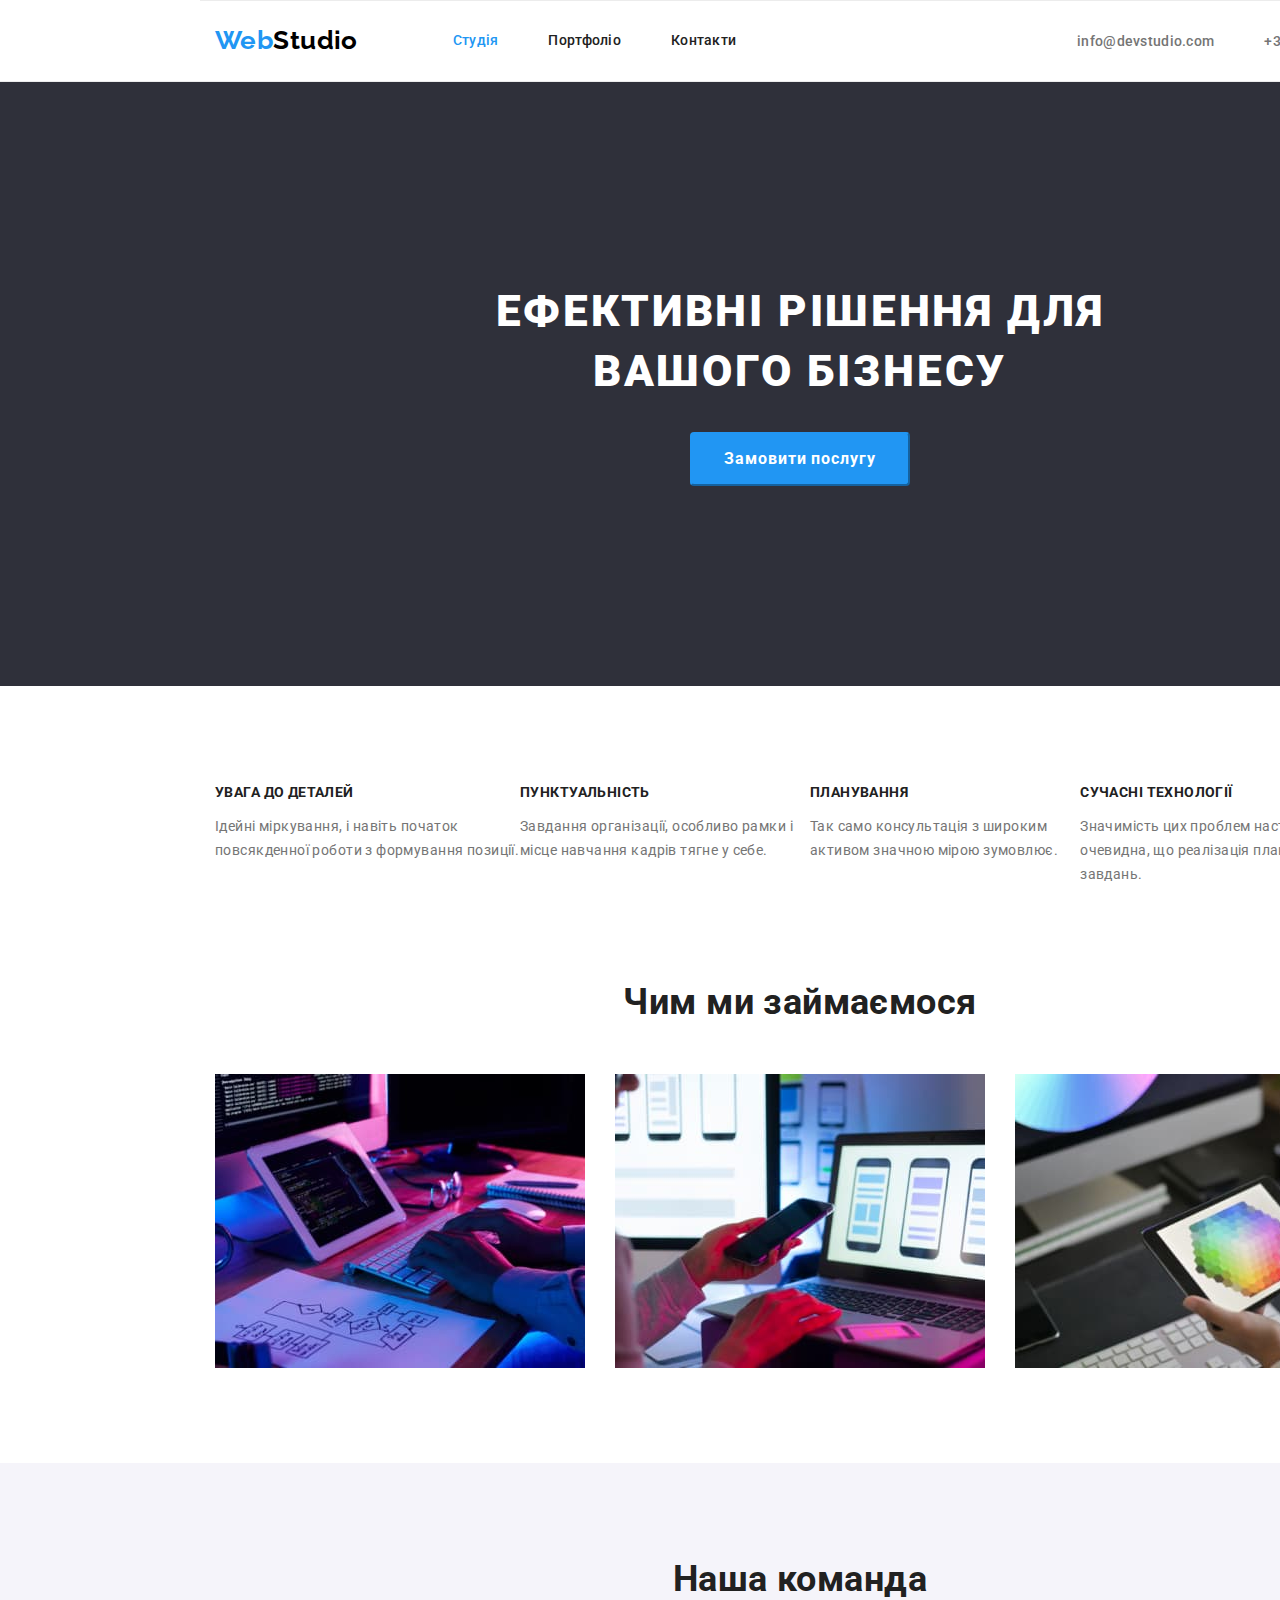
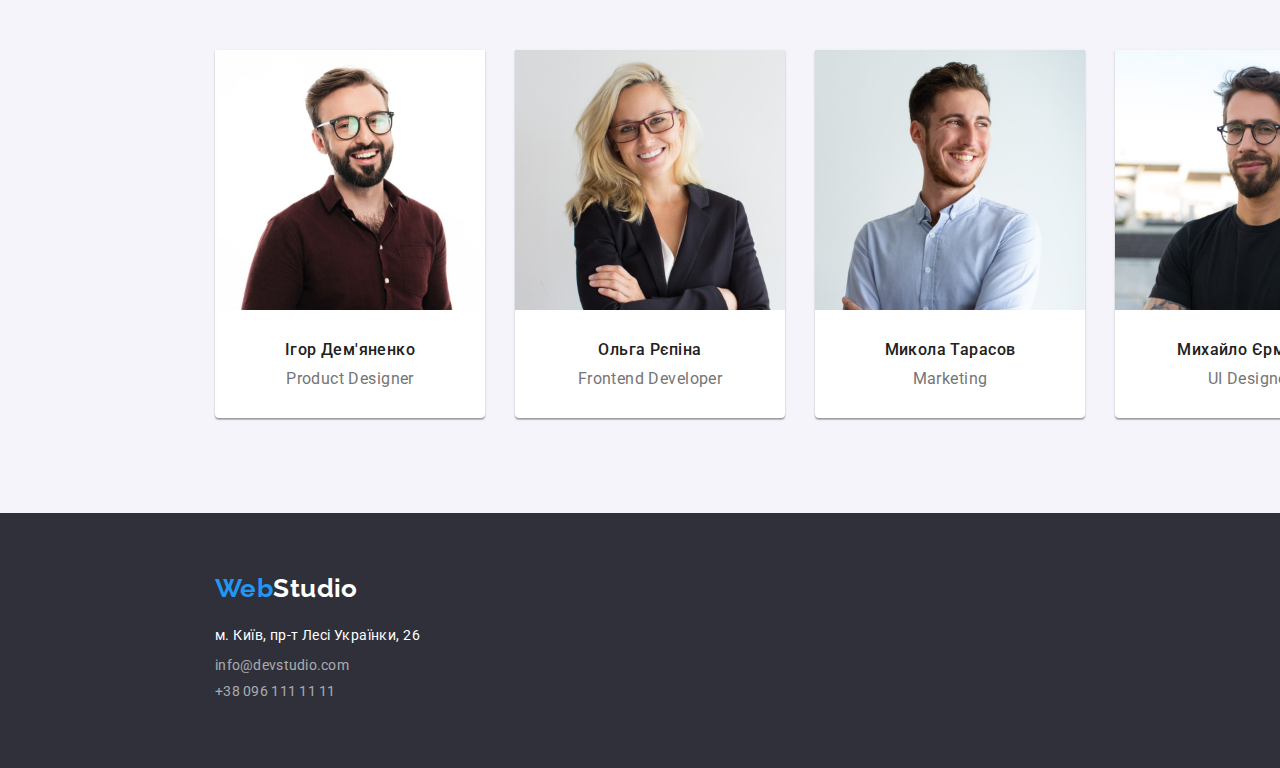
<file: index.html>
<!DOCTYPE html>
<html lang="uk">
  <head>
    <meta charset="UTF-8" />
    <meta http-equiv="X-UA-Compatible" content="IE=edge" />
    <meta name="viewport" content="width=device-width, initial-scale=1.0" />
    <title>Document</title>
    
    <link rel="preconnect" href="https://fonts.googleapis.com">
    <link rel="preconnect" href="https://fonts.gstatic.com" crossorigin>
    <link href="https://fonts.googleapis.com/css2?family=Raleway:wght@700&family=Roboto:wght@400;500;700;900&display=swap"
      rel="stylesheet">
    <link rel="stylesheet" href="https://cdnjs.cloudflare.com/ajax/libs/modern-normalize/1.1.0/modern-normalize.min.css">
    <link rel="stylesheet" href="css/stils.css">
  </head>
  <body>
    <header>
      <div class="container main-nav">
        <nav class="navigation">
          <a class="logo" lang="en" href="/"> <span class="logo-head">Web</span>Studio </a>
          <ul class="site-nav list">
            <li class="nav-item"><a class="link carent" href="./index.html">Студія</a></li>
            <li class="nav-item"><a class="link" href="./portfolio.html">Портфоліо</a></li>
            <li class="nav-item"><a class="link" href="">Контакти</a></li>
          </ul>
        </nav>
        <!--Comnacts-->
        <ul class="contacts list">
          <li class="contact-item"><a class="contact-link" href="mailto:info@devstudio.com">info@devstudio.com</a></li>
          <li class="contact-item"><a class="contact-link" href="tel:+380961111111">+38 096 111 11 11</a></li>
        </ul>
      </div>
    </header>
    <main>
      <!--Hero-->
      <section class="hero ">
            <h1 class="hero-title">Ефективні рішення для вашого бізнесу</h1>
            <button class="button" type="button">Замовити послугу</button>
      </section>
      <!--about us-->
        <section class="about section">
          <h2 class="visually-hidden">про нас</h2>
          <div class="container">
                      <ul class="feature-list list">
                        <li class="about-item">
                          <h3 class="about-title">Увага до деталей</h3>
                          <p class="about-desc">
                            Ідейні міркування, і навіть початок повсякденної роботи з
                            формування позиції.
                          </p>
                        </li>
                        <li class="list-item">
                          <h3 class="about-title">Пунктуальність</h3>
                          <p class="about-desc">
                            Завдання організації, особливо рамки і місце навчання кадрів
                            тягне у себе.
                          </p>
                        </li>
                        <li class="list-item">
                          <h3 class="about-title">Планування</h3>
                          <p class="about-desc">
                            Так само консультація з широким активом значною мірою зумовлює.
                          </p>
                        </li>
                        <li class="list-item">
                          <h3 class="about-title">Сучасні технології</h3>
                          <p class="about-desc">
                            Значимість цих проблем настільки очевидна, що реалізація
                            планових завдань.
                          </p>
                        </li>
                      </ul>
          </div>

        </section>
        <!--What do we do?-->
        <section class="what-do-we-do section">
          <div class="container">
        <h2 class="section-title">Чим ми займаємося</h2>
                      <ul class="we-do list">
                        <li class="we-do-item">
                          <img src="./images/box1.jpg" alt="програмуемо" width="370" />
                        </li>
                        <li class="we-do-ite">
                          <img src="./images/box2.jpg" alt="адаптуемо" width="370" />
                        </li>
                        <li class="we-do-ite">
                          <img src="./images/box3.jpg" alt="розробляемо дізайн" width="370" />
                        </li>
                      </ul>
          </div>

        </section>
      <!--Our team-->
      <section class="our-team section">
        <h2 class="section-title">Наша команда</h2>
        <div class="container">
                  <ul class="team list">
                    <li class="team-item">
                     <div class="card">
                        <img class="imag" src="./images/img1.jpg" alt="фото" width="270" />
                        <h3 class="team-name">Ігор Дем'яненко</h3>
                        <p class="prof"  lang="en">Product Designer</p>
                     </div>
                    </li>
                    <li class="team-item">
                      <div class="card">
                        <img class="imag" src="./images/img2.jpg" alt="фото" width="270" />
                        <h3 class="team-name">Ольга Рєпіна</h3>
                        <p class="prof" lang="en">Frontend Developer</p>
                      </div>
                    </li>
                    <li class="team-item">
                      <div class="card">
                        <img class="imag" src="./images/img3.jpg" alt="фото" width="270" />
                        <h3 class="team-name">Микола Тарасов</h3>
                        <p class="prof" lang="en">Marketing</p>
                      </div>
                    </li>
                    <li class="team-item">
                      <div class="card">
                        <img class="imag" src="./images/img4.jpg" alt="фото" width="270" />
                        <h3 class="team-name">Михайло Єрмаков</h3>
                        <p class="prof" lang="en">UI Designer</p>
                      </div>
                    </li>
                  </ul>
        </div>

      </section>
    </main>
  <footer>
    <div class="footer">
      <div class="container">
        <a class="logo" lang="en" href="/"> <span class="logo-head">Web</span>Studio </a>
        <address>
          <ul class="contacts list">
            <li><a class="address-link" href="">м. Київ, пр-т Лесі Українки, 26</a></li>
            <li><a class="contact-link" href="mailto:info@devstudio.com">info@devstudio.com</a></li>
            <li><a class="contact-link" href="tel:+380961111111">+38 096 111 11 11</a></li>
          </ul>
        </address>
      </div>
    </div>
  
  </footer>
  </body>
</html>
</file>
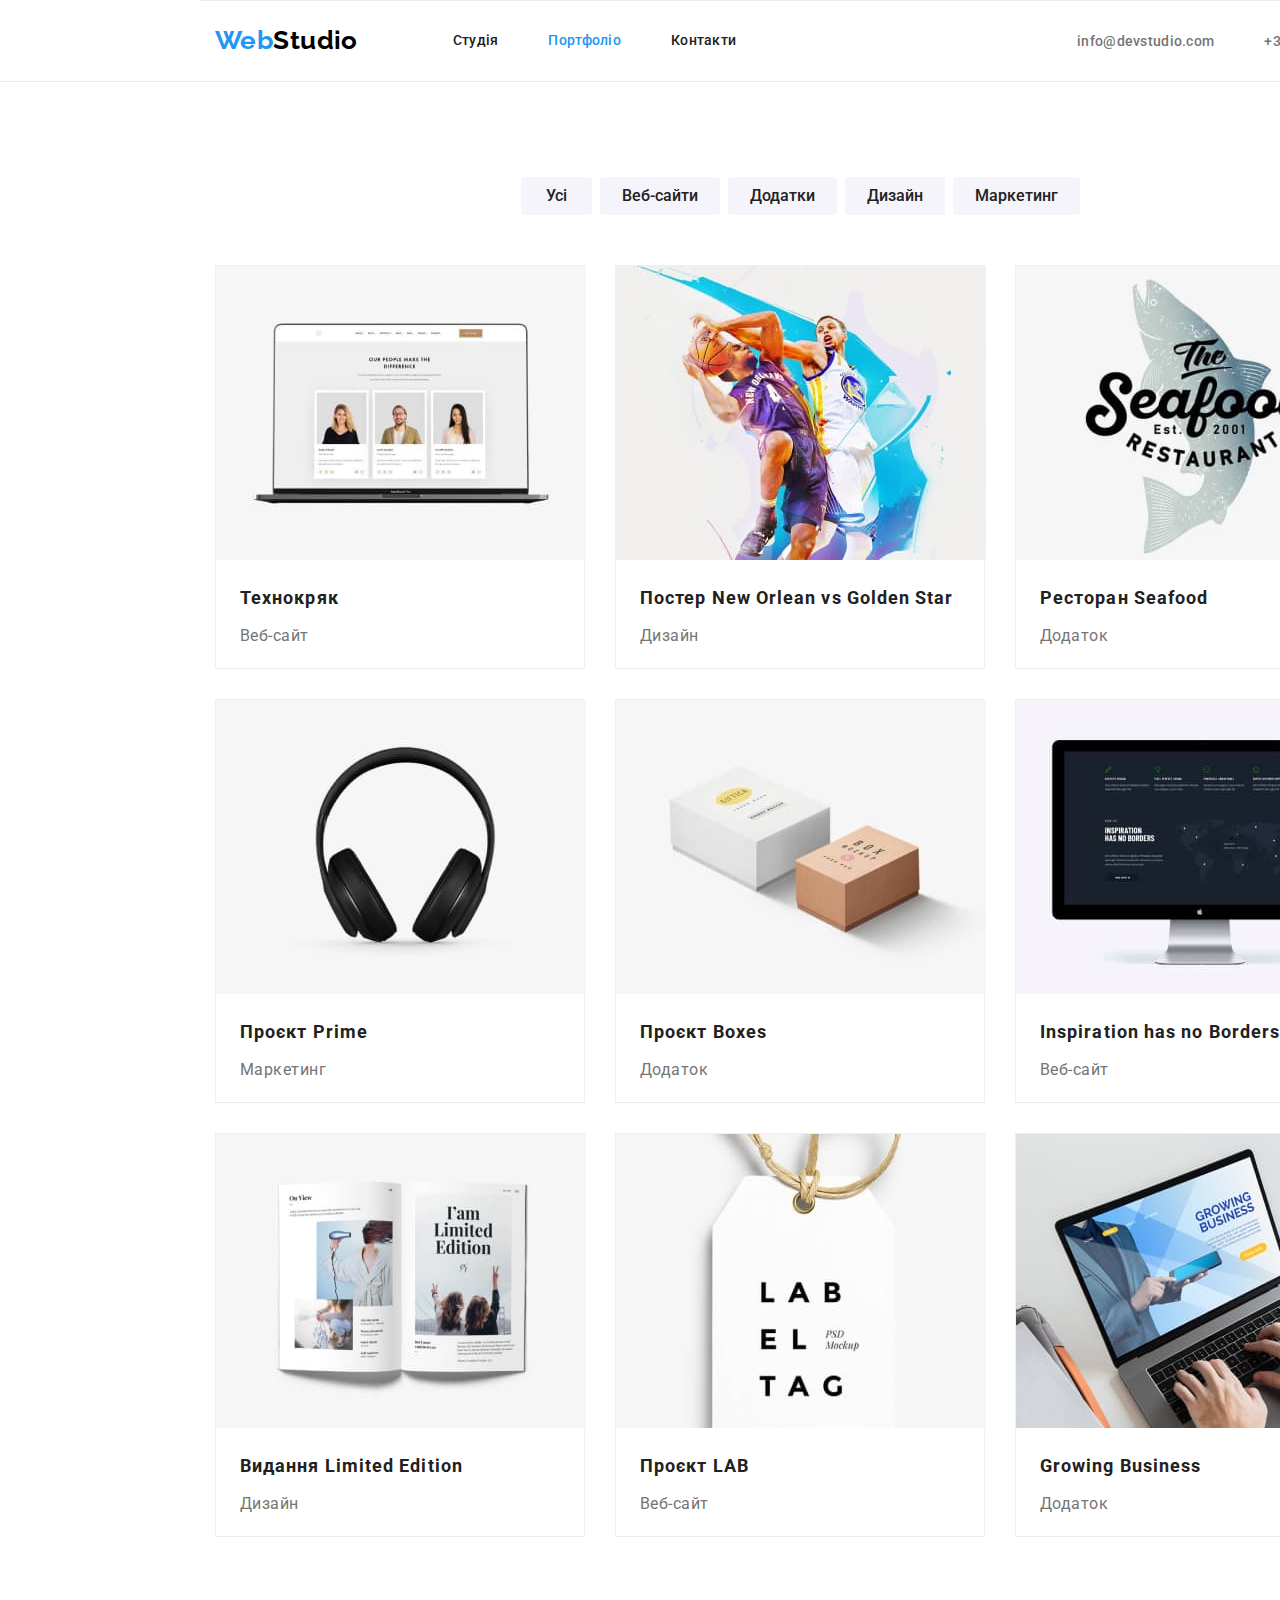
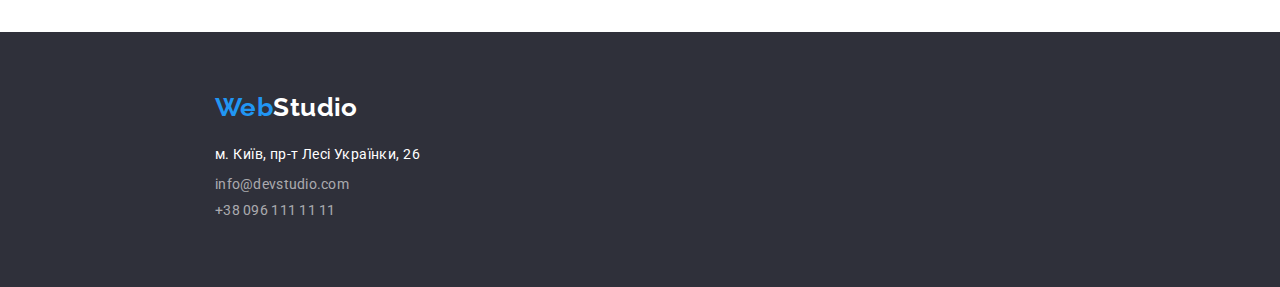
<file: portfolio.html>
<!DOCTYPE html>
<html lang="uk">

<head>
    <meta charset="UTF-8" />
    <meta http-equiv="X-UA-Compatible" content="IE=edge" />
    <meta name="viewport" content="width=device-width, initial-scale=1.0" />
    <title>Document</title>
    <link rel="preconnect" href="https://fonts.googleapis.com">
    <link rel="preconnect" href="https://fonts.gstatic.com" crossorigin>
    <link href="https://fonts.googleapis.com/css2?family=Raleway:wght@700&family=Roboto:wght@400;500;700;900&display=swap"
        rel="stylesheet">
    <link rel="stylesheet" href="https://cdnjs.cloudflare.com/ajax/libs/modern-normalize/1.1.0/modern-normalize.min.css">
    <link rel="stylesheet" href="css/stils.css">
</head>

<body>
    <header>
        <div class="container main-nav">
            <nav class="navigation">
                <a class="logo" lang="en" href="/"> <span class="logo-head">Web</span>Studio </a>
                <ul class="site-nav list">
                    <li class="nav-item"><a class="link " href="./index.html">Студія</a></li>
                    <li class="nav-item"><a class="link carent" href="./portfolio.html">Портфоліо</a></li>
                    <li class="nav-item"><a class="link" href="">Контакти</a></li>
                </ul>
            </nav>
            <!--Comnacts-->
            <ul class="contacts list">
                <li class="contact-item"><a class="contact-link" href="mailto:info@devstudio.com">info@devstudio.com</a></li>
                <li class="contact-item"><a class="contact-link" href="tel:+380961111111">+38 096 111 11 11</a></li>
            </ul>
        </div>
    </header>
    <main>
        <!-- oll -->
        <section class="section">
            <h1 class="visually-hidden">Усі роботи</h1>
 <div class="container buttons" >
                <ul class="filtr-ptn list">
                    <li class="filtr-item">
                        <button class="filtr-button oll" type="button">Усі</button>
                    </li>
                    <li class="filtr-item">
                        <button class="filtr-button" type="button">Веб-сайти</button>
                    </li>
                    <li class="filtr-item">
                        <button class="filtr-button" type="button">Додатки</button>
                    </li>
                    <li class="filtr-item">
                        <button class="filtr-button" type="button">Дизайн</button>
                    </li>
                    <li class="filtr-item">
                        <button class="filtr-button" type="button">Маркетинг</button>
                    </li>
                </ul>
 </div>
 <div class="container">
                <ul class="project list">
                    <li class="project-item">
                        <a href="">
                            <img src="images/img11.jpg" alt="Технокряк" width="370" height="294">
                            <div class="description">
                                <h2 class="project-title">Технокряк</h2> 
                                <p class="project-text">Веб-сайт</p>
                            </div>
                            <!--<p class="text">Технокрик це майданчик розростання коронавірусу. Компанія використовує цю платформу для цифрового шпигунства та атак на
                            захищені ресурси конкурентів</p> -->
                        </a>            
                    </li>
                    <li class="project-item">
                        <a href="">
                            <img src="images/img12.jpg" alt="ноутбук" width="370" height="294">
                            <div class="description">
                                <h2 class="project-title">Постер New Orlean vs Golden Star</h2>       
                                <p class="project-text">Дизайн</p>
                            </div>
                            <!-- <p class="text">Технокрик це майданчик розростання коронавірусу. Компанія використовує цю платформу для цифрового шпигунства та атак на
                            захищені ресурси конкурентів</p> -->
                        </a> 
                    </li>
                    <li class="project-item">
                        <a href="">
                            <img src="images/img13.jpg" alt="вивіска" width="370" height="294">
                            <div class="description">
                                <h2 class="project-title">Ресторан Seafood</h2> 
                                <p class="project-text">Додаток</p>
                            </div>
                            <!-- <p class="text">Технокрик це майданчик розростання коронавірусу. Компанія використовує цю платформу для цифрового шпигунства та атак на
                            захищені ресурси конкурентів</p> -->
                        </a>               
                    </li>
                    <li class="project-item">
                        <a href="">
                            <img src="images/img14.jpg" alt="навушники" width="370" height="294">
                            <div class="description">
                                <h2 class="project-title">Проєкт Prime</h2> 
                                <p class="project-text">Маркетинг</p>
                            </div>
                            <!-- <p class="text">Технокрик це майданчик розростання коронавірусу. Компанія використовує цю платформу для цифрового шпигунства та атак на
                            захищені ресурси конкурентів</p> -->
                        </a>
                    </li>                
                    <li class="project-item">
                        <a href="">
                            <img src="images/img15.jpg" alt="коробки" width="370" height="294">
                           <div class="description">
                                <h2 class="project-title">Проєкт Boxes</h2> 
                                <p class="project-text">Додаток</p>
                           </div>
                            <!-- <p class="text">Технокрик це майданчик розростання коронавірусу. Компанія використовує цю платформу для цифрового шпигунства та атак на
                            захищені ресурси конкурентів</p> -->
                        </a>               
                    </li>
                    <li class="project-item">
                        <a href="">
                            <img src="images/img16.jpg" alt="монітор" width="370" height="294">
                            <div class="description">
                                <h2 class="project-title">Inspiration has no Borders</h2>        
                                <p class="project-text">Веб-сайт</p>
                            </div>
                            <!-- <p class="text">Технокрик це майданчик розростання коронавірусу. Компанія використовує цю платформу для цифрового шпигунства та атак на
                            захищені ресурси конкурентів</p> -->
                         </a>
                    </li>
                    <li class="project-item">
                        <a href="">
                            <img src="images/img17.jpg" alt="книга" width="370" height="294">
                            <div class="description">
                                <h2 class="project-title">Видання Limited Edition</h2> 
                                <p class="project-text">Дизайн</p>
                            </div>
                            <!-- <p class="text">Технокрик це майданчик розростання коронавірусу. Компанія використовує цю платформу для цифрового шпигунства та атак на
                            захищені ресурси конкурентів</p> -->
                        </a>
                    </li>
                    <li class="project-item">
                        <a href="">
                            <img src="images/img18.jpg" alt="бирка" width="370" height="294">
                            <div class="description">
                                <h2 class="project-title">Проєкт LAB</h2> 
                                <p class="project-text">Веб-сайт</p>
                            </div>
                            <!-- <p class="text">Технокрик це майданчик розростання коронавірусу. Компанія використовує цю платформу для цифрового шпигунства та атак на
                            захищені ресурси конкурентів</p> -->
        
                        </a>            
                    </li>
                        
                     <li class="project-item">
                        <a href="">
                            <img src="images/img19.jpg" alt="лептоп" width="370" height="294">
                            <div class="description">
                                <h2 class="project-title">Growing Business</h2> 
                                <p class="project-text">Додаток</p>
                            </div>
                            <!-- <p class="text">Технокрик це майданчик розростання коронавірусу. Компанія використовує цю платформу для цифрового шпигунства та атак на
                            захищені ресурси конкурентів</p> -->
        
                        </a>              
                    </li>
                </ul>
 </div>
        </section>
    </main>
    <footer>
        <div class="footer">
            <div class="container">
                <a class="logo" lang="en" href="/"> <span class="logo-head">Web</span>Studio </a>
                <address>
                    <ul class="contacts list">
                        <li><a class="address-link" href="">м. Київ, пр-т Лесі Українки, 26</a></li>
                        <li><a class="contact-link" href="mailto:info@devstudio.com">info@devstudio.com</a></li>
                        <li><a class="contact-link" href="tel:+380961111111">+38 096 111 11 11</a></li>
                    </ul>
                </address>
            </div>
        </div>
    
    </footer>
</body>

</html>
</file>
<file: css/stils.css>
/* основной текст #757575/
/* вторичный  #212121 /

/* основной фон #F5F5F5*/
/* вторичный фон #F5F4FA*/
/* акцнт #2196F3 */



:root {
    --primary-text-color: #757575;
    --secondary-text-color:#ffffff;
    --title-text-color:#212121;
    --accent-text-color:#2196F3;
    --primery-bg-color:#FFFFFF;
    --secondary-bg-color:#F5F4FA;
    --buttons-color: #F5F4FA;
    --bg-color-html: #ffffff;
}

.list {   
    list-style: none;
 
}
p,
h1,
h2,
h3,
h4,
h5,
h6 {
    margin: 0;
}

ul,
ol {
    margin: 0;
    padding-left: 0;
}

button {
    cursor: pointer;
}

address {
    font-style: normal;
}
a {
    text-decoration: none;
}
img { 
    display: block;

}

body {

    color: var(--primary-text-color);
    font-family: Roboto, sans-serif;
    font-size: 14px;
    letter-spacing: 0.03em;
}

header {
    border-bottom: 1px solid #ECECEC;
    width: 1600px;
    margin: 0 auto;
    background-color: var(--primery-bg-color);
}

main {
    width: 1600px;
    margin: 0 auto;
    background-color: var(--primery-bg-color);
}

footer {
    width: 1600px;
    margin: 0 auto;
}
.visually-hidden {
    position: absolute;
    width: 1px;
    height: 1px;
    margin: -1px;
    border: 0;
    padding: 0;

    white-space: nowrap;
    clip-path: inset(100%);
    clip: rect(0 0 0 0);
    overflow: hidden;
}

.section {
    padding-bottom: 95px;
    padding-top: 95px;
}

/* styles index */



/* site nav */
    
.main-nav {
    border-top: 1px solid #ECECEC;;
    display: flex;
    align-items: center;
}

.navigation {
    display: flex;
    align-items: center;
}

.logo-head {
    color:var(--accent-text-color);

 }

.logo {

    color: #000000;

    font-family: Raleway, cursive;
    font-style: normal;
    font-weight: 700;
    font-size: 26px;
    line-height: 1.2;
}

.site-nav {
    display: flex;
    margin-left: 95px;
}


.nav-item {

}

.nav-item +.nav-item {
    margin-left: 50px;
}


.site-nav .link {
    display: block;
    padding-top: 32px;
    padding-bottom: 32px;

    color:var(--title-text-color);
    font-weight: 500;
    line-height: 1.14;
    letter-spacing: 0.02em;
}
.site-nav .link:hover,
.site-nav .link:focus {
    color:var(--accent-text-color);   
}

.site-nav .link.carent {
    color: var(--accent-text-color);
}

header .contacts {
    display: flex ;
    margin-left: auto;
}

.contact-item+.contact-item { 
    margin-left: 50px;
}


.contact-link {
    color: var(--primary-text-color);

    font-style: normal;
    font-weight: 500;
    line-height: 1.14;
    letter-spacing: 0.02em;
}

.contact-link:hover,
.contact-link:focus {
    color: var(--accent-text-color);
}




.container { 

    margin-left: auto;
    margin-right: auto;
    width: 1200px;
    padding: 0px 15px;
}

/* hero */

.hero {
    width: 1600px;
    margin: 0 auto;
    padding: 200px 0;

    background-color: #2F303A;
    text-align: center;

}
.hero-title {
color: var(--secondary-text-color);

margin: 0 auto;
margin-bottom: 30px;
max-width: 695px;

font-weight: 900;
font-size: 44px;
line-height: 1.36;
letter-spacing: 0.06em;
text-transform: uppercase;
 }



/*hero button */

.hero .button {

color: var(--secondary-text-color);
background-color: var(--accent-text-color);
font-family: Roboto;
font-style: normal;
font-weight: 700;
font-size: 16px;
line-height: 1.88;

align-items: center;
text-align: center;
letter-spacing: 0.06em;

border-radius: 4px;
padding: 10px 32px;

border-color: var(--accent-text-color);
}
    
.hero .button:hover,
.hero .button:focus {
    color: var(--title-text-color);
    background-color: var(--primery-bg-color);
    border-color: var(--primery-bg-color);
    cursor: pointer;
    }


/* about us */

.about {
    padding-top: 95px;
    padding-bottom: 95px;
}

.about-item+.about-item {
    margin-left: 30px;
}

.feature-list {
    display: block;   
     display: flex;
    }

.about-item {
    flex-grow: 1;
}



.about-title {

    margin-top: 0;
    margin-bottom: 10px;
    align-content: center;

    color: var(--title-text-color);
    
    font-size: 14px;
    line-height: 1.14;
    line-height: 1.71;
    text-transform: uppercase;

}

.about-desc {
    margin-bottom: 0;
    margin-top: 0px;
       
    line-height: 1.71;

}

/* What do we do? */

.what-do-we-do {

    padding-top: 0px;
}

.we-do {
    display: flex;
    justify-content: space-between;
}


.section-title {
    margin-top: 0;
    margin-bottom: 50px;

    color: var(--title-text-color);

    font-size: 36px;
    line-height: 1.17;
    text-align: center;
}


/* Our team */
.our-team {
    padding: 95px 0px;
    background-color: var(--secondary-bg-color);
}

.team-name {
    margin-bottom: 10px;

    color: var(--title-text-color);

    font-style: normal;font-weight: 500;
    font-size: 16px;
    line-height: 1.19;
    text-align: center;
}

.team {
    display: block;
    display: flex;
    justify-content: space-between;
}

.team-item {

}

.card {

    width: 270px;
    height: 368px;

    text-align: center;

    box-shadow: 0px 1px 3px rgba(0, 0, 0, 0.12), 
    0px 1px 1px rgba(0, 0, 0, 0.14),
     0px 2px 1px rgba(0, 0, 0, 0.2);
    border-radius: 0px 0px 4px 4px;
    background-color: var(--primery-bg-color);
}

.imag {
    margin-bottom: 30px;

}

.prof {
    font-size: 16px;
    line-height: 1.19;
    text-align: center;
}
/* footer */

.footer {

    width: 1600px;
    height: 255px;
    margin: 0 auto;
    padding-top: 60px;
    padding-bottom: 60px;
    background-color: #2F303A;
}
.footer .logo {
    display: block;
    margin-bottom: 20px;
    color: #ffffff;
}

.footer .contact-link {
    display: block;
    margin-top: 10px;
}

.address-link {
    color: var(--secondary-text-color);
    font-style: normal;
    line-height: 1.71;
}
.address-link:hover,
.address-link:focus {
     color: var(--accent-text-color);
}
address .contact-link {
    color: rgba(255, 255, 255, 0.6);
    font-weight: 400;
}

/* styles portfolio */

/* filtr batton */

.filtr-ptn {
    display: block;
    display: flex;
    justify-content: center;
    margin-left: auto;
    margin-right: auto;

} 

.filtr-item+.filtr-item {
    margin-left: 8px;
}


.buttons {
    padding-bottom: 50px;
}


.filtr-button {

    color: var(--title-text-color);

    font-family: Roboto;
    font-style: normal;
    font-weight: 500;
    font-size: 16px;
    line-height: 1.63;

    
    background-color: var(--buttons-color);
    border-radius: 4px;
    padding: 6px 22px;
    border: none;
 }

.oll {
    padding: 6px 25px;
}

.filtr-button:hover, 
.filtr-button:focus {
    color: #ffffff;
    background-color: var(--accent-text-color);
    cursor: pointer;
   }

 /* works */

 .project {
    display: block;
    display: flex;
    flex-wrap: wrap;


 }

 .project-item {
    margin-right: 30px;
    margin-bottom: 30px;
  }

.project-item:nth-child(3n+3) {
    
    margin-right: 0 ;
   }

.project-item:nth-last-child(-n+3)
 {
    margin-bottom: 0;
}

 .project-item {

     width: 370px;
     height: 404px;
     
     background: #FFFFFF;
     border: 1px solid #EEEEEE;
    }

.description {
    padding: 20px 24px;
}

 .project-title {

    padding-bottom: 5px;
    color: var(--title-text-color);
    font-size: 18px;
    line-height: 2;
    letter-spacing: 0.06em;

 }

 .project-text { 
    color: var(--primary-text-color);
    font-size: 16px;
    line-height: 1.88;
    letter-spacing: 0.03em;
 }
</file>
